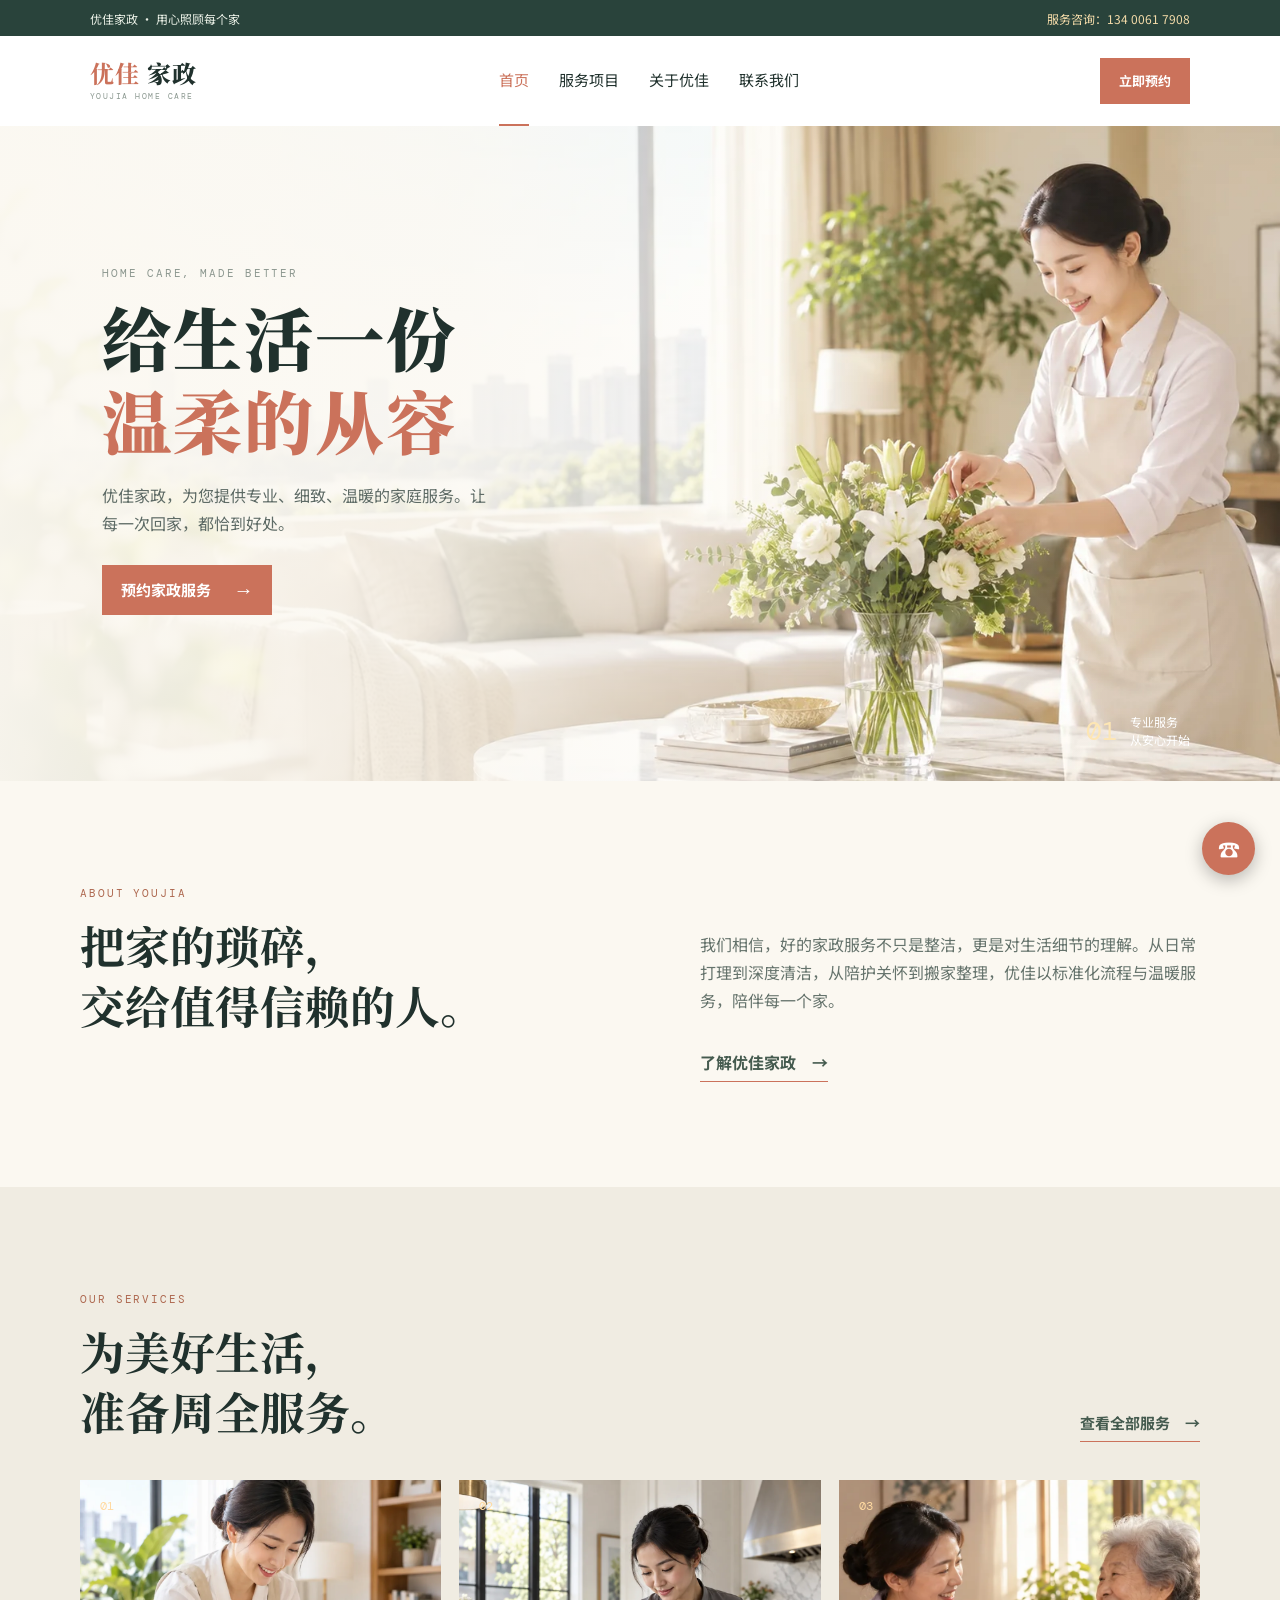
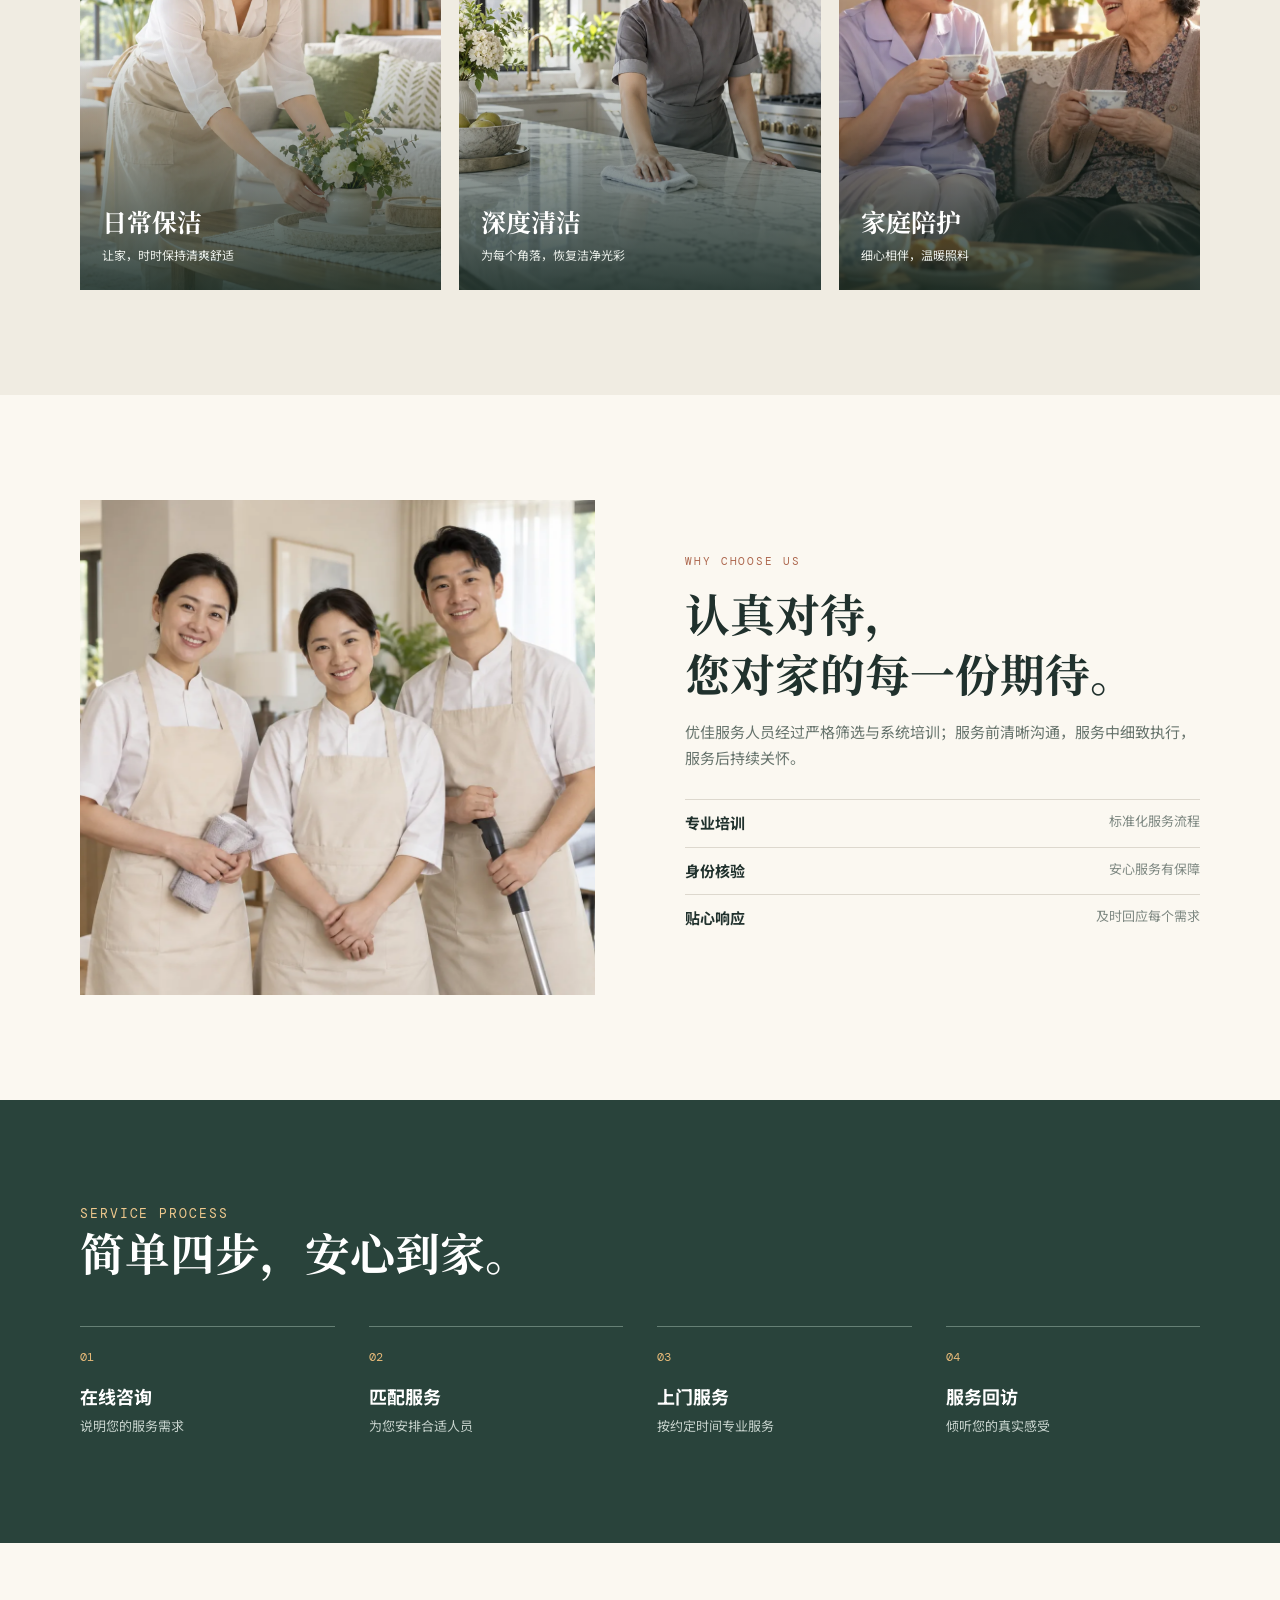
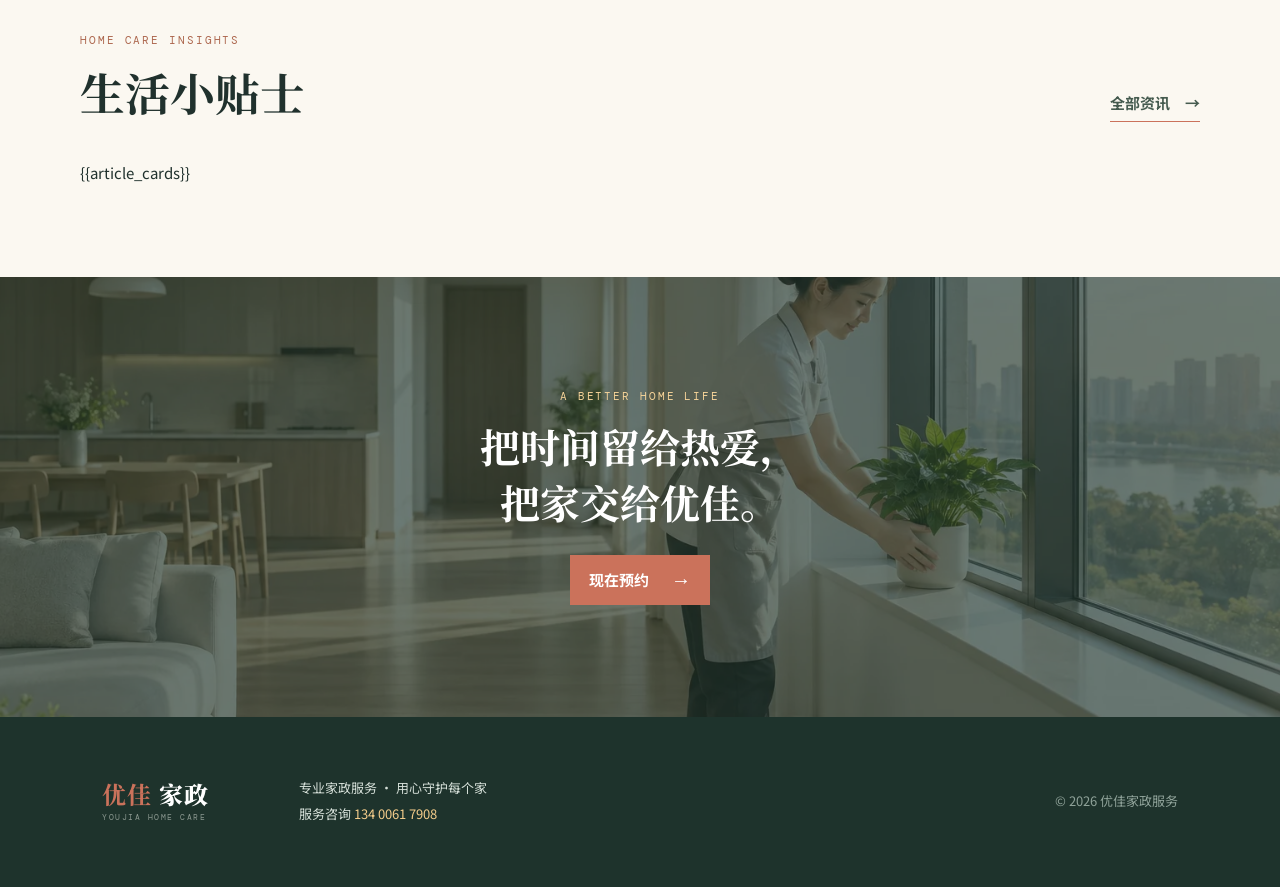
<file: index.html>
<!doctype html>
<html lang="zh-CN">
<head>
<meta charset="utf-8">
<meta name="viewport" content="width=device-width,initial-scale=1">
<meta name="description" content="优佳家政提供上海优佳家政、优佳家政、浦东家政、周浦家政服务，涵盖育儿嫂、月嫂、保姆服务、家庭护工、陪伴老师、接送孩子保姆、住家保姆、陪伴师、育婴师、养老护理员、小时工、钟点工、家政保姆、保姆中介、家政中介及育婴师中介服务。">
<meta name="keywords" content="育儿嫂,月嫂,保姆服务,家庭护工,陪伴老师,接送孩子保姆,住家保姆,陪伴师,育婴师,养老护理员,小时工,钟点工,家政保姆,保姆中介,家政中介,家政公司,月嫂中介,家政月嫂,附近家政,家政,浦东家政,周浦家政,家政育儿嫂,上海家政,育儿嫂中介,家政育婴师,育婴师中介,上海优佳家政,优佳家政">
<link rel="canonical" href="https://www.youjiajiazheng.cn/">
<title>上海优佳家政｜育儿嫂月嫂保姆护工家政服务</title>
<link rel="stylesheet" href="assets/css/site.css">
<link rel="stylesheet" href="assets/css/publisher.css">
</head>
<body>
<div class="topbar">
<span>优佳家政 · 用心照顾每个家</span>
<a href="tel:13400617908">服务咨询：134 0061 7908</a>
</div>
<header>
<a class="brand" href="index.html">
<i>优佳</i>
<strong>家政</strong>
<small>YOUJIA HOME CARE</small>
</a>
<button class="menu" aria-label="打开菜单">☰</button>
<nav>
<a class="active" href="index.html">首页</a>
<a href="services.html">服务项目</a>
<a href="about.html">关于优佳</a>
<a href="contact.html">联系我们</a>
</nav>
<a class="book" href="contact.html">立即预约</a>
</header>
<main>
<section class="hero">
<img src="assets/images/hero-homecare.webp" alt="优佳家政专业家庭服务">
<div class="hero-copy">
<p class="label">HOME CARE, MADE BETTER</p>
<h1>给生活一份<br>
<em>温柔的从容</em>
</h1>
<p>优佳家政，为您提供专业、细致、温暖的家庭服务。让每一次回家，都恰到好处。</p>
<a class="button" href="contact.html">预约家政服务 <b>→</b>
</a>
</div>
<div class="hero-note">
<b>01</b>
<span>专业服务<br>从安心开始</span>
</div>
</section>
<section class="intro wrap">
<div>
<p class="label warm">ABOUT YOUJIA</p>
<h2>把家的琐碎，<br>交给值得信赖的人。</h2>
</div>
<div>
<p>我们相信，好的家政服务不只是整洁，更是对生活细节的理解。从日常打理到深度清洁，从陪护关怀到搬家整理，优佳以标准化流程与温暖服务，陪伴每一个家。</p>
<a class="text-link" href="about.html">了解优佳家政 <b>→</b>
</a>
</div>
</section>
<section class="service-area">
<div class="wrap">
<div class="head">
<div>
<p class="label warm">OUR SERVICES</p>
<h2>为美好生活，<br>准备周全服务。</h2>
</div>
<a class="text-link" href="services.html">查看全部服务 <b>→</b>
</a>
</div>
<div class="cards">
<a href="services.html#daily">
<img src="assets/images/daily-clean.webp" alt="日常保洁">
<span>01</span>
<div>
<h3>日常保洁</h3>
<p>让家，时时保持清爽舒适</p>
</div>
</a>
<a href="services.html#deep">
<img src="assets/images/deep-clean.webp" alt="深度清洁">
<span>02</span>
<div>
<h3>深度清洁</h3>
<p>为每个角落，恢复洁净光彩</p>
</div>
</a>
<a href="services.html#care">
<img src="assets/images/elder-care.webp" alt="家庭陪护">
<span>03</span>
<div>
<h3>家庭陪护</h3>
<p>细心相伴，温暖照料</p>
</div>
</a>
</div>
</div>
</section>
<section class="promise wrap">
<img src="assets/images/team.webp" alt="优佳家政服务团队">
<div>
<p class="label warm">WHY CHOOSE US</p>
<h2>认真对待，<br>您对家的每一份期待。</h2>
<p>优佳服务人员经过严格筛选与系统培训；服务前清晰沟通，服务中细致执行，服务后持续关怀。</p>
<ul>
<li>
<b>专业培训</b>
<span>标准化服务流程</span>
</li>
<li>
<b>身份核验</b>
<span>安心服务有保障</span>
</li>
<li>
<b>贴心响应</b>
<span>及时回应每个需求</span>
</li>
</ul>
</div>
</section>
<section class="steps">
<div class="wrap">
<p class="label warm">SERVICE PROCESS</p>
<h2>简单四步，安心到家。</h2>
<ol>
<li>
<b>01</b>
<h3>在线咨询</h3>
<p>说明您的服务需求</p>
</li>
<li>
<b>02</b>
<h3>匹配服务</h3>
<p>为您安排合适人员</p>
</li>
<li>
<b>03</b>
<h3>上门服务</h3>
<p>按约定时间专业服务</p>
</li>
<li>
<b>04</b>
<h3>服务回访</h3>
<p>倾听您的真实感受</p>
</li>
</ol>
</div>
</section>
<section class="insights wrap">
<div class="head">
<div><p class="label warm">HOME CARE INSIGHTS</p><h2>生活小贴士</h2></div>
<a class="text-link" href="news/index.html">全部资讯 <b>→</b></a>
</div>
<div class="article-grid">
{{article_cards}}
</div>
</section>
<section class="cta">
<img src="assets/images/moving-clean.webp" alt="优佳搬家保洁服务">
<div>
<p class="label">A BETTER HOME LIFE</p>
<h2>把时间留给热爱，<br>把家交给优佳。</h2>
<a class="button" href="contact.html">现在预约 <b>→</b>
</a>
</div>
</section>
</main>
<footer>
<div class="brand">
<i>优佳</i>
<strong>家政</strong>
<small>YOUJIA HOME CARE</small>
</div>
<div>
<p>专业家政服务 · 用心守护每个家</p>
<p>服务咨询 <a href="tel:13400617908">134 0061 7908</a>
</p>
</div>
<p class="copyright">© 2026 优佳家政服务</p>
</footer>
<a class="float" href="tel:13400617908" aria-label="电话咨询">☎</a>
<script src="assets/js/site.js">
</script>
</body>
</html>
</file>
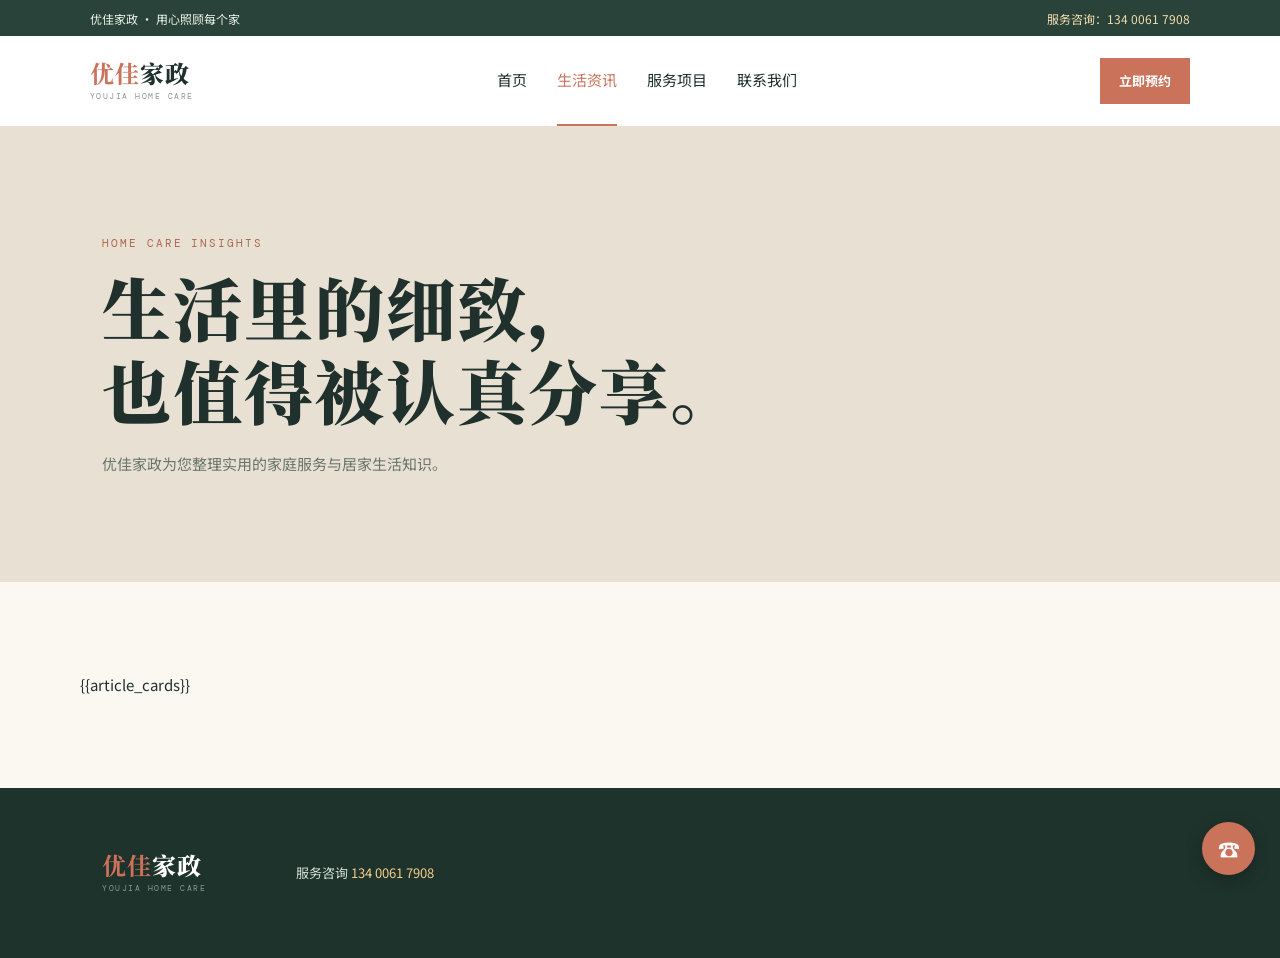
<file: news/index.html>
<!doctype html>
<html lang="zh-CN"><head><meta charset="utf-8"><meta name="viewport" content="width=device-width,initial-scale=1"><title>家政生活资讯｜上海优佳家政</title><meta name="description" content="上海优佳家政生活资讯，分享育儿嫂、月嫂、保姆、家庭护工和居家清洁实用知识。"><link rel="canonical" href="https://www.youjiajiazheng.cn/news/"><link rel="stylesheet" href="../assets/css/site.css"><link rel="stylesheet" href="../assets/css/publisher.css"></head>
<body><div class="topbar"><span>优佳家政 · 用心照顾每个家</span><a href="tel:13400617908">服务咨询：134 0061 7908</a></div><header><a class="brand" href="../index.html"><i>优佳</i><strong>家政</strong><small>YOUJIA HOME CARE</small></a><button class="menu" aria-label="打开菜单">☰</button><nav><a href="../index.html">首页</a><a class="active" href="index.html">生活资讯</a><a href="../services.html">服务项目</a><a href="../contact.html">联系我们</a></nav><a class="book" href="../contact.html">立即预约</a></header>
<main><section class="page-title"><p class="label warm">HOME CARE INSIGHTS</p><h1>生活里的细致，<br>也值得被认真分享。</h1><p>优佳家政为您整理实用的家庭服务与居家生活知识。</p></section><section class="insights wrap"><div class="article-grid">{{article_cards}}</div></section></main><footer><div class="brand"><i>优佳</i><strong>家政</strong><small>YOUJIA HOME CARE</small></div><div><p>服务咨询 <a href="tel:13400617908">134 0061 7908</a></p></div></footer><a class="float" href="tel:13400617908">☎</a><script src="../assets/js/site.js"></script></body></html>
</file>
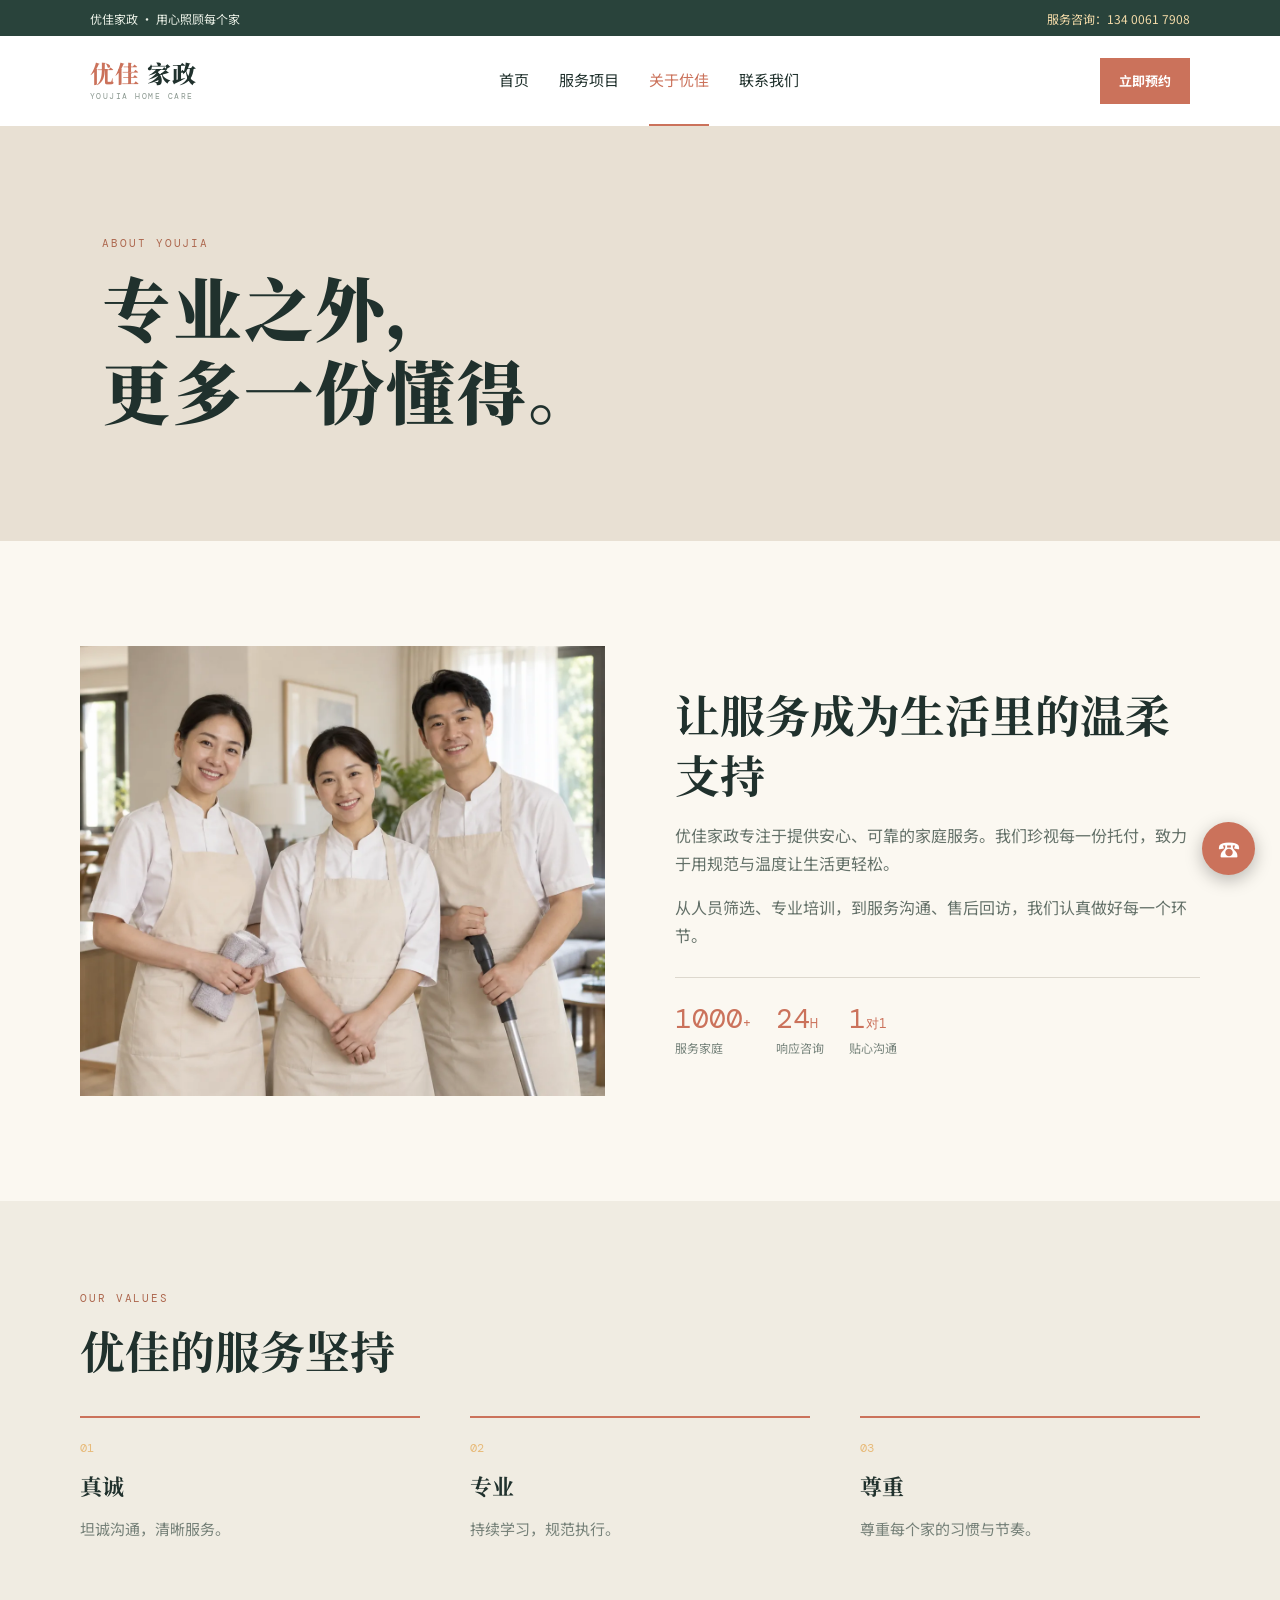
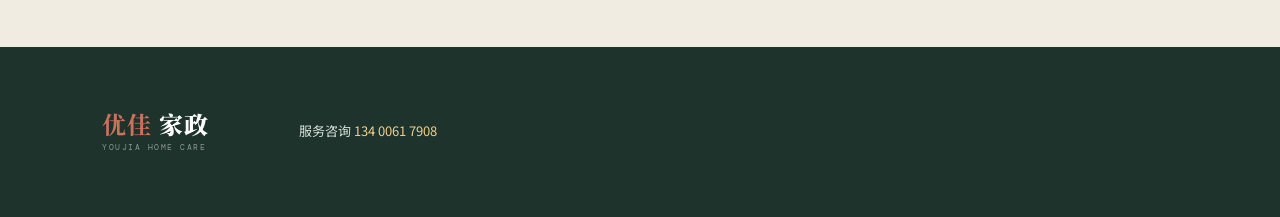
<file: about.html>
<!doctype html>
<html lang="zh-CN">
<head>
<meta charset="utf-8">
<meta name="viewport" content="width=device-width,initial-scale=1">
<meta name="description" content="上海优佳家政专注育儿嫂、月嫂、保姆服务、家庭护工及浦东家政、周浦家政服务。">
<meta name="keywords" content="上海优佳家政,优佳家政,浦东家政,周浦家政,育儿嫂,月嫂,保姆服务,家庭护工,陪伴师,育婴师,养老护理员,家政公司">
<link rel="canonical" href="https://www.youjiajiazheng.cn/about.html">
<title>关于上海优佳家政｜专业家政服务</title>
<link rel="stylesheet" href="assets/css/site.css">
</head>
<body>
<div class="topbar">
<span>优佳家政 · 用心照顾每个家</span>
<a href="tel:13400617908">服务咨询：134 0061 7908</a>
</div>
<header>
<a class="brand" href="index.html">
<i>优佳</i>
<strong>家政</strong>
<small>YOUJIA HOME CARE</small>
</a>
<button class="menu">☰</button>
<nav>
<a href="index.html">首页</a>
<a href="services.html">服务项目</a>
<a class="active" href="about.html">关于优佳</a>
<a href="contact.html">联系我们</a>
</nav>
<a class="book" href="contact.html">立即预约</a>
</header>
<main>
<section class="page-title">
<p class="label warm">ABOUT YOUJIA</p>
<h1>专业之外，<br>更多一份懂得。</h1>
</section>
<section class="about wrap">
<img src="assets/images/team.webp" alt="优佳家政团队">
<div>
<h2>让服务成为生活里的温柔支持</h2>
<p>优佳家政专注于提供安心、可靠的家庭服务。我们珍视每一份托付，致力于用规范与温度让生活更轻松。</p>
<p>从人员筛选、专业培训，到服务沟通、售后回访，我们认真做好每一个环节。</p>
<div class="stats">
<span>
<b>1000<small>+</small>
</b>服务家庭</span>
<span>
<b>24<small>H</small>
</b>响应咨询</span>
<span>
<b>1<small>对1</small>
</b>贴心沟通</span>
</div>
</div>
</section>
<section class="values">
<div class="wrap">
<p class="label warm">OUR VALUES</p>
<h2>优佳的服务坚持</h2>
<div class="value-grid">
<article>
<b>01</b>
<h3>真诚</h3>
<p>坦诚沟通，清晰服务。</p>
</article>
<article>
<b>02</b>
<h3>专业</h3>
<p>持续学习，规范执行。</p>
</article>
<article>
<b>03</b>
<h3>尊重</h3>
<p>尊重每个家的习惯与节奏。</p>
</article>
</div>
</div>
</section>
</main>
<footer>
<div class="brand">
<i>优佳</i>
<strong>家政</strong>
<small>YOUJIA HOME CARE</small>
</div>
<div>
<p>服务咨询 <a href="tel:13400617908">134 0061 7908</a>
</p>
</div>
</footer>
<a class="float" href="tel:13400617908">☎</a>
<script src="assets/js/site.js">
</script>
</body>
</html>
</file>
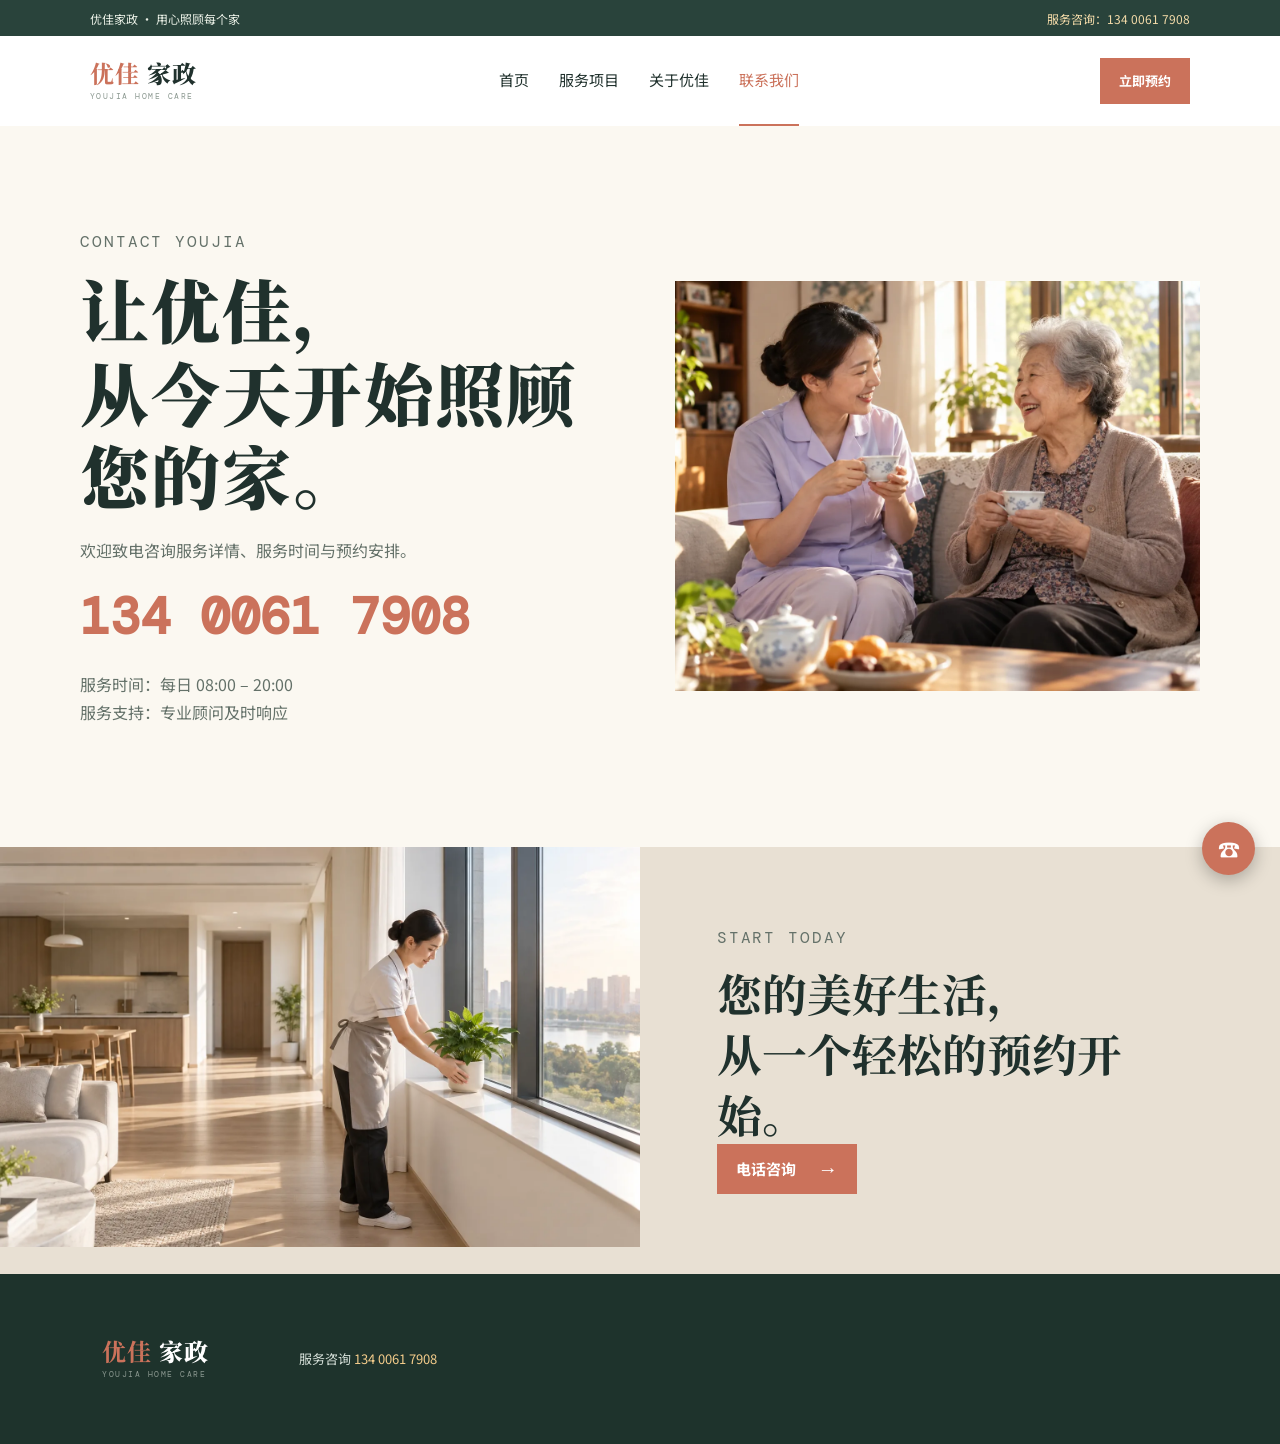
<file: contact.html>
<!doctype html>
<html lang="zh-CN">
<head>
<meta charset="utf-8">
<meta name="viewport" content="width=device-width,initial-scale=1">
<meta name="description" content="联系上海优佳家政，咨询育儿嫂、月嫂、住家保姆、家庭护工、钟点工及浦东、周浦家政服务。">
<meta name="keywords" content="上海优佳家政,优佳家政,浦东家政,周浦家政,育儿嫂,月嫂,保姆服务,家庭护工,住家保姆,小时工,钟点工,家政中介">
<link rel="canonical" href="https://www.youjiajiazheng.cn/contact.html">
<title>联系上海优佳家政｜咨询家政服务</title>
<link rel="stylesheet" href="assets/css/site.css">
</head>
<body>
<div class="topbar">
<span>优佳家政 · 用心照顾每个家</span>
<a href="tel:13400617908">服务咨询：134 0061 7908</a>
</div>
<header>
<a class="brand" href="index.html">
<i>优佳</i>
<strong>家政</strong>
<small>YOUJIA HOME CARE</small>
</a>
<button class="menu">☰</button>
<nav>
<a href="index.html">首页</a>
<a href="services.html">服务项目</a>
<a href="about.html">关于优佳</a>
<a class="active" href="contact.html">联系我们</a>
</nav>
<a class="book" href="contact.html">立即预约</a>
</header>
<main>
<section class="contact wrap">
<div>
<p class="label warm">CONTACT YOUJIA</p>
<h1>让优佳，<br>从今天开始照顾您的家。</h1>
<p>欢迎致电咨询服务详情、服务时间与预约安排。</p>
<a class="phone" href="tel:13400617908">134 0061 7908</a>
<p>服务时间：每日 08:00 – 20:00<br>服务支持：专业顾问及时响应</p>
</div>
<img src="assets/images/elder-care.webp" alt="优佳家政服务咨询">
</section>
<section class="last">
<img src="assets/images/moving-clean.webp" alt="明亮整洁的新居">
<div>
<p class="label warm">START TODAY</p>
<h2>您的美好生活，<br>从一个轻松的预约开始。</h2>
<a class="button" href="tel:13400617908">电话咨询 <b>→</b>
</a>
</div>
</section>
</main>
<footer>
<div class="brand">
<i>优佳</i>
<strong>家政</strong>
<small>YOUJIA HOME CARE</small>
</div>
<div>
<p>服务咨询 <a href="tel:13400617908">134 0061 7908</a>
</p>
</div>
</footer>
<a class="float" href="tel:13400617908">☎</a>
<script src="assets/js/site.js">
</script>
</body>
</html>
</file>
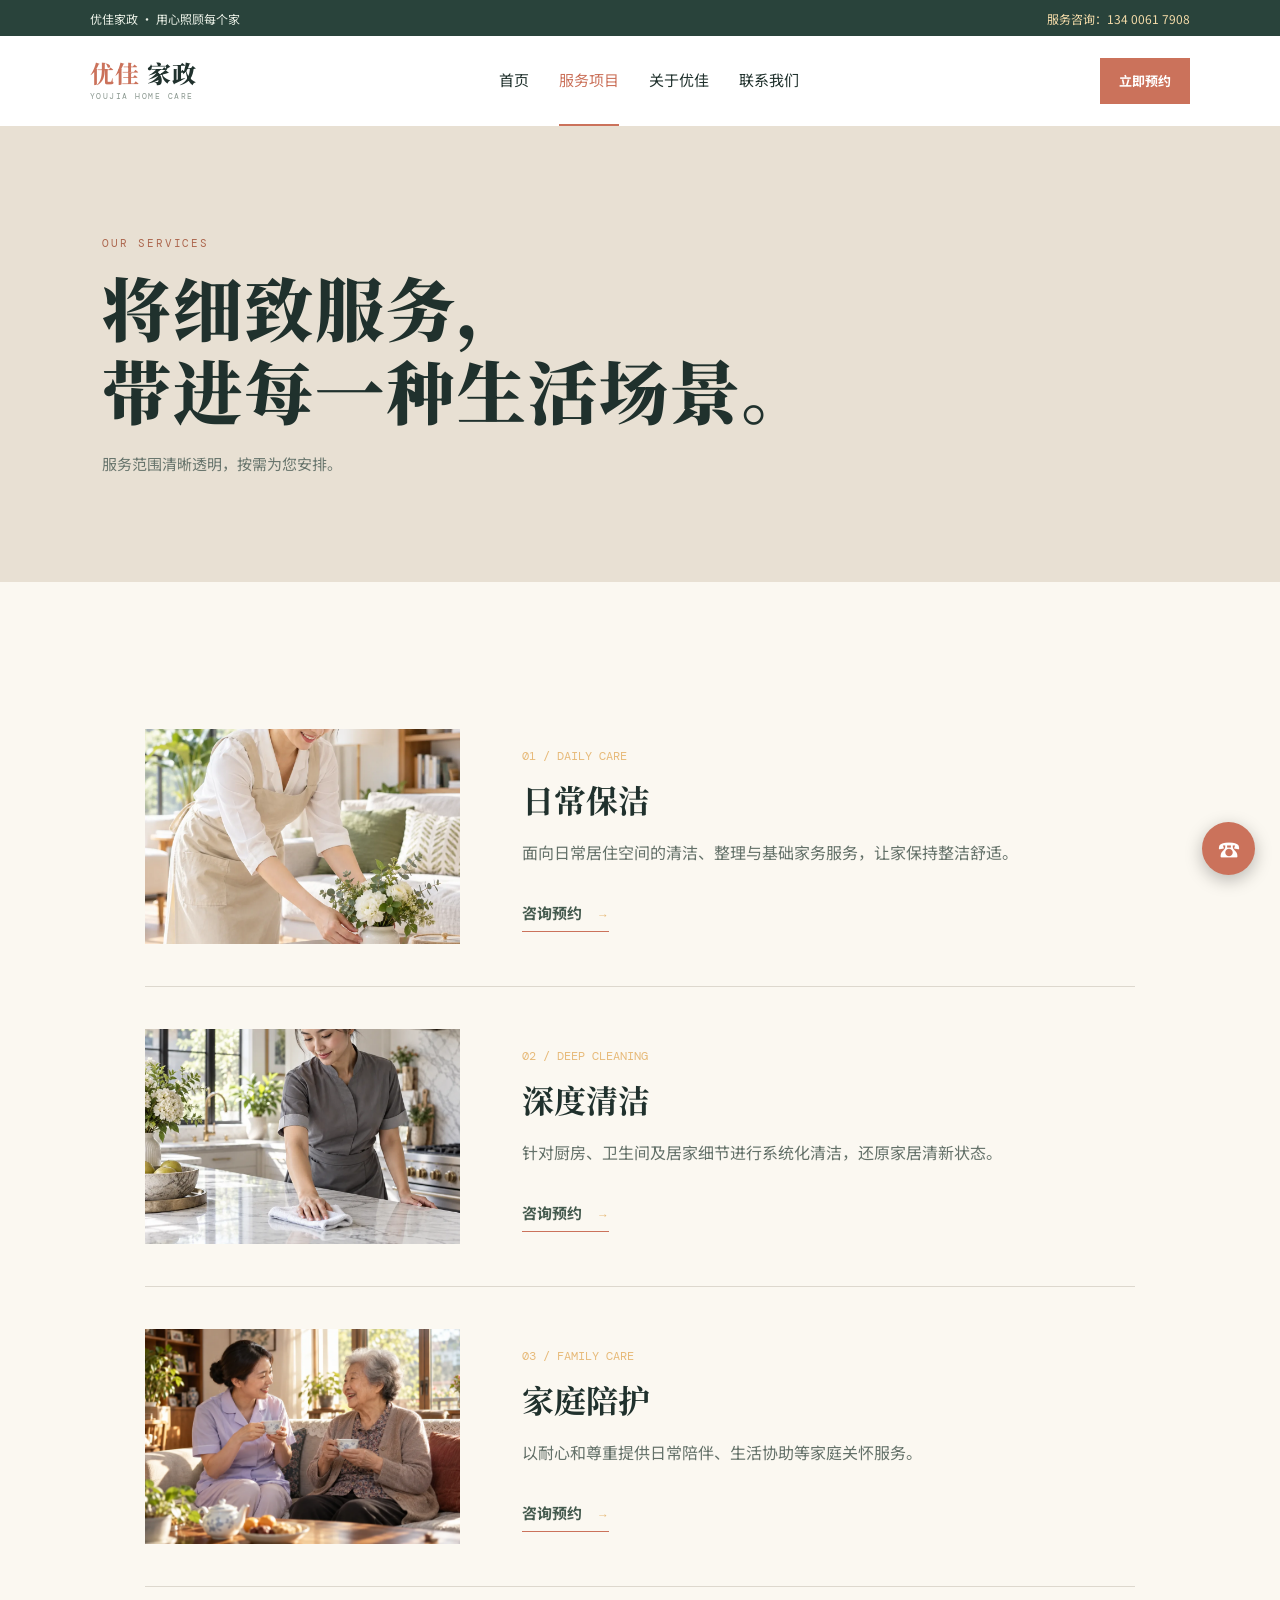
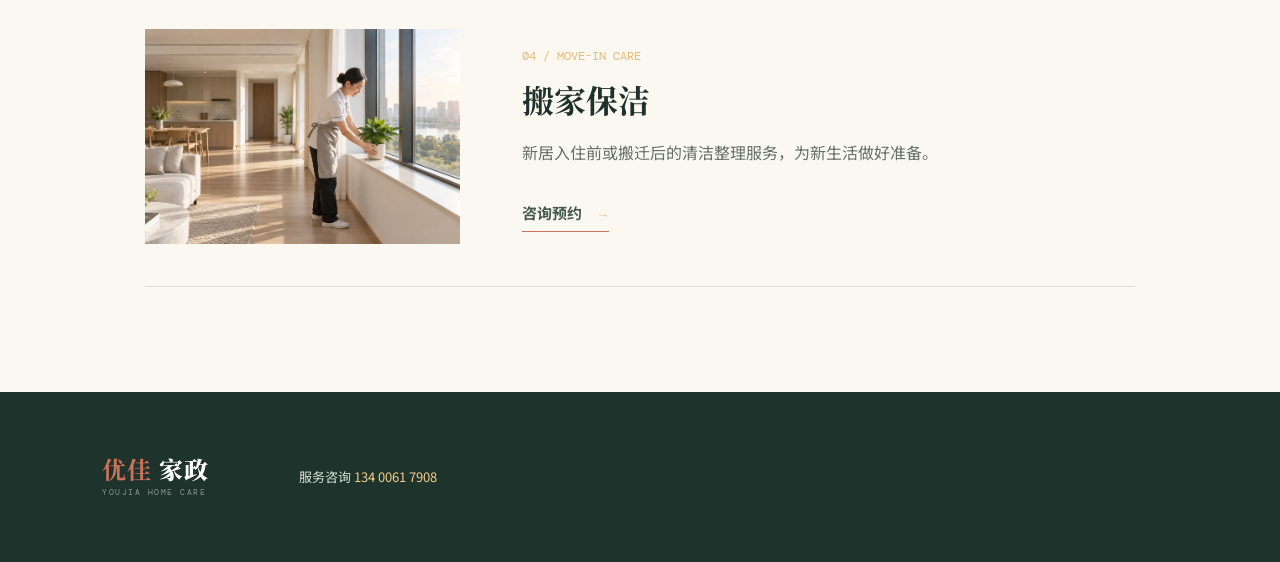
<file: services.html>
<!doctype html>
<html lang="zh-CN">
<head>
<meta charset="utf-8">
<meta name="viewport" content="width=device-width,initial-scale=1">
<meta name="description" content="上海优佳家政提供育儿嫂、月嫂、住家保姆、家庭护工、钟点工及浦东家政、周浦家政服务。">
<meta name="keywords" content="上海优佳家政,优佳家政,浦东家政,周浦家政,育儿嫂,月嫂,保姆服务,家庭护工,住家保姆,小时工,钟点工,家政保姆,家政中介">
<link rel="canonical" href="https://www.youjiajiazheng.cn/services.html">
<title>家政服务项目｜上海优佳家政</title>
<link rel="stylesheet" href="assets/css/site.css">
</head>
<body>
<div class="topbar">
<span>优佳家政 · 用心照顾每个家</span>
<a href="tel:13400617908">服务咨询：134 0061 7908</a>
</div>
<header>
<a class="brand" href="index.html">
<i>优佳</i>
<strong>家政</strong>
<small>YOUJIA HOME CARE</small>
</a>
<button class="menu">☰</button>
<nav>
<a href="index.html">首页</a>
<a class="active" href="services.html">服务项目</a>
<a href="about.html">关于优佳</a>
<a href="contact.html">联系我们</a>
</nav>
<a class="book" href="contact.html">立即预约</a>
</header>
<main>
<section class="page-title">
<p class="label warm">OUR SERVICES</p>
<h1>将细致服务，<br>带进每一种生活场景。</h1>
<p>服务范围清晰透明，按需为您安排。</p>
</section>
<section class="listing wrap">
<article id="daily">
<img src="assets/images/daily-clean.webp" alt="日常保洁">
<div>
<b>01 / DAILY CARE</b>
<h2>日常保洁</h2>
<p>面向日常居住空间的清洁、整理与基础家务服务，让家保持整洁舒适。</p>
<a class="text-link" href="contact.html">咨询预约 <b>→</b>
</a>
</div>
</article>
<article id="deep">
<img src="assets/images/deep-clean.webp" alt="深度清洁">
<div>
<b>02 / DEEP CLEANING</b>
<h2>深度清洁</h2>
<p>针对厨房、卫生间及居家细节进行系统化清洁，还原家居清新状态。</p>
<a class="text-link" href="contact.html">咨询预约 <b>→</b>
</a>
</div>
</article>
<article id="care">
<img src="assets/images/elder-care.webp" alt="家庭陪护">
<div>
<b>03 / FAMILY CARE</b>
<h2>家庭陪护</h2>
<p>以耐心和尊重提供日常陪伴、生活协助等家庭关怀服务。</p>
<a class="text-link" href="contact.html">咨询预约 <b>→</b>
</a>
</div>
</article>
<article>
<img src="assets/images/moving-clean.webp" alt="搬家保洁">
<div>
<b>04 / MOVE-IN CARE</b>
<h2>搬家保洁</h2>
<p>新居入住前或搬迁后的清洁整理服务，为新生活做好准备。</p>
<a class="text-link" href="contact.html">咨询预约 <b>→</b>
</a>
</div>
</article>
</section>
</main>
<footer>
<div class="brand">
<i>优佳</i>
<strong>家政</strong>
<small>YOUJIA HOME CARE</small>
</div>
<div>
<p>服务咨询 <a href="tel:13400617908">134 0061 7908</a>
</p>
</div>
</footer>
<a class="float" href="tel:13400617908">☎</a>
<script src="assets/js/site.js">
</script>
</body>
</html>
</file>
<file: assets/css/site.css>
@import url('https://fonts.googleapis.com/css2?family=DM+Mono&family=Noto+Sans+SC:wght@400;500;700&family=Noto+Serif+SC:wght@600;700;900&display=swap');
:root{--ink:#20312d;--cream:#fbf8f1;--tan:#e8d4b7;--coral:#cb725b;--sage:#758c7a;--paper:#f0ece2;--line:#ddd8ce}*{box-sizing:border-box}html{scroll-behavior:smooth}body{margin:0;background:var(--cream);color:var(--ink);font:15px/1.75 'Noto Sans SC',sans-serif}a{text-decoration:none;color:inherit}.topbar{height:36px;padding:0 7vw;background:#29433b;color:#eaf0e6;display:flex;justify-content:space-between;align-items:center;font-size:12px}.topbar a{color:#f4dba9}header{height:90px;padding:0 7vw;display:flex;align-items:center;gap:35px;background:#fff;position:relative;z-index:3}.brand{font:700 24px/1 'Noto Serif SC';letter-spacing:1px;white-space:nowrap}.brand i{font-style:normal;color:var(--coral)}.brand strong{font-weight:900}.brand small{display:block;font:8px 'DM Mono';letter-spacing:1.5px;color:#8b9890;margin-top:6px}nav{display:flex;gap:30px;margin:auto}nav a{height:90px;display:flex;align-items:center;border-bottom:2px solid transparent}nav a.active,nav a:hover{color:var(--coral);border-color:var(--coral)}.book,.button{background:var(--coral);color:#fff;display:inline-flex;align-items:center;gap:22px;padding:12px 19px;font-weight:700}.book{font-size:13px}.button b{font:20px 'DM Mono';font-weight:400}.menu{display:none;border:0;background:none;font-size:24px}.hero{height:655px;position:relative;overflow:hidden;background:#dbe3d6}.hero>img{position:absolute;inset:0;width:100%;height:100%;object-fit:cover}.hero:after{content:'';position:absolute;inset:0;background:linear-gradient(90deg,rgba(251,248,241,.97) 0%,rgba(251,248,241,.8) 35%,rgba(251,248,241,.05) 72%)}.hero-copy{position:relative;z-index:1;max-width:600px;padding:140px 8vw}.label{font:11px 'DM Mono';letter-spacing:1.9px;color:#8c978f;margin:0 0 15px}.warm{color:#ad674e}.hero h1,.page-title h1,.contact h1{font:900 clamp(44px,5.4vw,76px)/1.2 'Noto Serif SC';letter-spacing:2px;margin:0 0 20px}.hero h1 em{font-style:normal;color:var(--coral)}.hero-copy>p:not(.label){max-width:450px;color:#5e6b66;font-size:16px;margin-bottom:28px}.hero-note{z-index:1;position:absolute;right:7vw;bottom:32px;display:flex;gap:12px;align-items:center;color:#fff}.hero-note b{font:26px 'DM Mono';color:#fde6b4}.hero-note span{font-size:12px;line-height:1.5}.wrap{max-width:1180px;margin:auto;padding:105px 30px}.intro{display:grid;grid-template-columns:1fr 1fr;gap:120px}.intro h2,.head h2,.promise h2,.steps h2,.about h2,.values h2,.last h2{font:700 clamp(30px,3.5vw,48px)/1.35 'Noto Serif SC';margin:0}.intro>div:last-child{color:#65736c;font-size:16px;padding-top:28px}.text-link{display:inline-block;color:#455b4f;border-bottom:1px solid var(--coral);padding-bottom:5px;font-weight:700;margin-top:18px}.text-link b{margin-left:12px}.service-area{background:var(--paper)}.head{display:flex;justify-content:space-between;align-items:end;margin-bottom:38px}.cards{display:grid;grid-template-columns:repeat(3,1fr);gap:18px}.cards>a{height:410px;position:relative;overflow:hidden;color:#fff;background:#29433b}.cards img{position:absolute;width:100%;height:100%;object-fit:cover;transition:.45s}.cards>a:hover img{transform:scale(1.06)}.cards>a:after{content:'';position:absolute;inset:0;background:linear-gradient(0deg,rgba(25,44,38,.88),transparent 63%)}.cards span{position:absolute;z-index:1;left:20px;top:18px;font:12px 'DM Mono';color:#ffdaa1}.cards div{position:absolute;z-index:1;left:22px;bottom:20px}.cards h3{font:700 25px 'Noto Serif SC';margin:0}.cards p{font-size:12px;margin:5px 0;color:#ecf0eb}.promise{display:grid;grid-template-columns:1fr 1fr;gap:90px;align-items:center}.promise img{width:100%;height:495px;object-fit:cover}.promise>div>p:not(.label){color:#66736c}.promise ul{list-style:none;padding:0;margin:28px 0 0}.promise li{border-top:1px solid var(--line);padding:10px 0;display:flex;justify-content:space-between}.promise li span{color:#7e8882;font-size:13px}.steps{background:#29433b;color:#fff}.steps .label{color:#f0c98e}.steps ol{list-style:none;padding:0;margin:44px 0 0;display:grid;grid-template-columns:repeat(4,1fr);gap:34px}.steps li{border-top:1px solid #668075;padding-top:15px}.steps li b,.listing b,.value-grid b{font:12px 'DM Mono';color:#e7ba79}.steps h3{margin:12px 0 3px;font-size:18px}.steps p{color:#c7d3cd;font-size:13px;margin:0}.cta{height:440px;position:relative;color:#fff;display:grid;place-items:center;text-align:center;overflow:hidden}.cta img{position:absolute;inset:0;width:100%;height:100%;object-fit:cover}.cta:after{content:'';position:absolute;inset:0;background:rgba(31,54,46,.66)}.cta div{position:relative;z-index:1}.cta .label{color:#f6d499}.cta h2{font:700 40px/1.4 'Noto Serif SC';margin:8px 0 25px}footer{background:#1e332c;color:#d4ded7;min-height:170px;padding:45px 8vw;display:flex;gap:90px;align-items:center;font-size:13px}footer .brand{color:#fff}footer p{margin:3px 0}footer a{color:#f5cd8b}.copyright{margin-left:auto;color:#8fa299}.float{position:fixed;right:25px;bottom:25px;width:53px;height:53px;border-radius:50%;background:var(--coral);color:#fff;display:grid;place-items:center;font-size:22px;box-shadow:0 5px 17px #0004;z-index:4}.page-title{padding:110px 8vw 90px;background:#e8e0d3}.page-title p:last-child{color:#68756d}.listing{max-width:1050px}.listing article{display:grid;grid-template-columns:315px 1fr;align-items:center;gap:62px;border-bottom:1px solid var(--line);padding:42px 0}.listing img{width:100%;height:215px;object-fit:cover}.listing h2{font:700 32px 'Noto Serif SC';margin:9px 0}.listing p,.about p,.contact p,.last p{color:#647169;font-size:16px}.about{display:grid;grid-template-columns:1fr 1fr;gap:70px;align-items:center}.about>img{width:100%;height:450px;object-fit:cover}.stats{display:flex;gap:25px;border-top:1px solid var(--line);padding-top:22px;margin-top:28px}.stats span{font-size:12px;color:#77847c}.stats b{display:block;font:28px 'DM Mono';color:var(--coral)}.stats small{font-size:13px}.values{background:var(--paper)}.values .wrap{padding-top:90px;padding-bottom:90px}.value-grid{display:grid;grid-template-columns:repeat(3,1fr);gap:50px;margin-top:36px}.value-grid article{border-top:2px solid var(--coral);padding-top:15px}.value-grid h3{font:700 22px 'Noto Serif SC';margin:10px 0}.value-grid p{color:#758078}.contact{display:grid;grid-template-columns:1fr 1fr;gap:70px;align-items:center;min-height:560px}.contact img{width:100%;height:410px;object-fit:cover}.phone{display:block;font:700 clamp(31px,4vw,50px) 'DM Mono';color:var(--coral);margin:20px 0}.last{display:grid;grid-template-columns:1fr 1fr;background:#e8e0d3;align-items:stretch}.last img{width:100%;height:400px;object-fit:cover}.last div{padding:80px 12%}.last p{max-width:430px}
@media(max-width:760px){.topbar{padding:0 20px}.topbar span{display:none}header{height:70px;padding:0 20px}.menu{display:block;margin-left:auto}nav{display:none;position:absolute;top:70px;left:0;right:0;background:#fff;padding:10px 20px;box-shadow:0 9px 16px #0001}nav.open{display:grid}nav a{height:auto;padding:10px 0}.book{display:none}.hero{height:620px}.hero-copy{padding:95px 28px}.hero-note{right:25px}.wrap{padding:70px 24px}.intro,.promise,.about,.contact{display:block}.intro{padding-bottom:20px}.head{display:block}.head>a{margin-top:20px}.cards{grid-template-columns:1fr}.cards>a{height:330px}.promise img,.about>img{height:330px;margin-bottom:30px}.steps ol{grid-template-columns:1fr 1fr;gap:20px}.cta h2{font-size:30px}.listing article{grid-template-columns:1fr;gap:18px;padding:32px 0}.listing img{height:200px}.page-title{padding:75px 28px}.stats{gap:12px}.value-grid{grid-template-columns:1fr;gap:20px}.contact img{height:310px;margin-top:35px}.last{display:block}.last img{height:260px}.last div{padding:55px 28px}footer{display:block;padding:40px 25px}footer div{margin-bottom:18px}.copyright{margin-top:22px}}
</file>
<file: assets/css/publisher.css>
.insights{padding-top:90px;padding-bottom:90px}.article-grid{display:grid;grid-template-columns:repeat(3,1fr);gap:20px}.insight-card{border:1px solid var(--line);background:#fff;padding:28px;min-height:230px}.insight-card h3{font:700 21px/1.45 'Noto Serif SC';margin:10px 0}.insight-card>p:not(.label){color:#6f7d75;font-size:14px;margin:0}.article-page{max-width:860px}.article-page h1{font:900 clamp(34px,5vw,54px)/1.3 'Noto Serif SC';margin:8px 0 16px}.article-summary{font-size:17px;color:#68766f;border-bottom:1px solid var(--line);padding-bottom:25px}.article-cover img{width:100%;height:auto;display:block;margin:30px 0}.article-content{font-size:17px;line-height:2;color:#394942}.article-content h2,.article-content h3{font-family:'Noto Serif SC';margin-top:36px}.article-content img,.article-content video,.article-content iframe{display:block;max-width:100% !important;height:auto !important;margin:24px auto}.related{border-top:1px solid var(--line);margin-top:55px;padding-top:45px}.related h2{font:700 30px 'Noto Serif SC'}@media(max-width:760px){.article-grid{grid-template-columns:1fr}.insights{padding-top:60px;padding-bottom:60px}}
</file>
